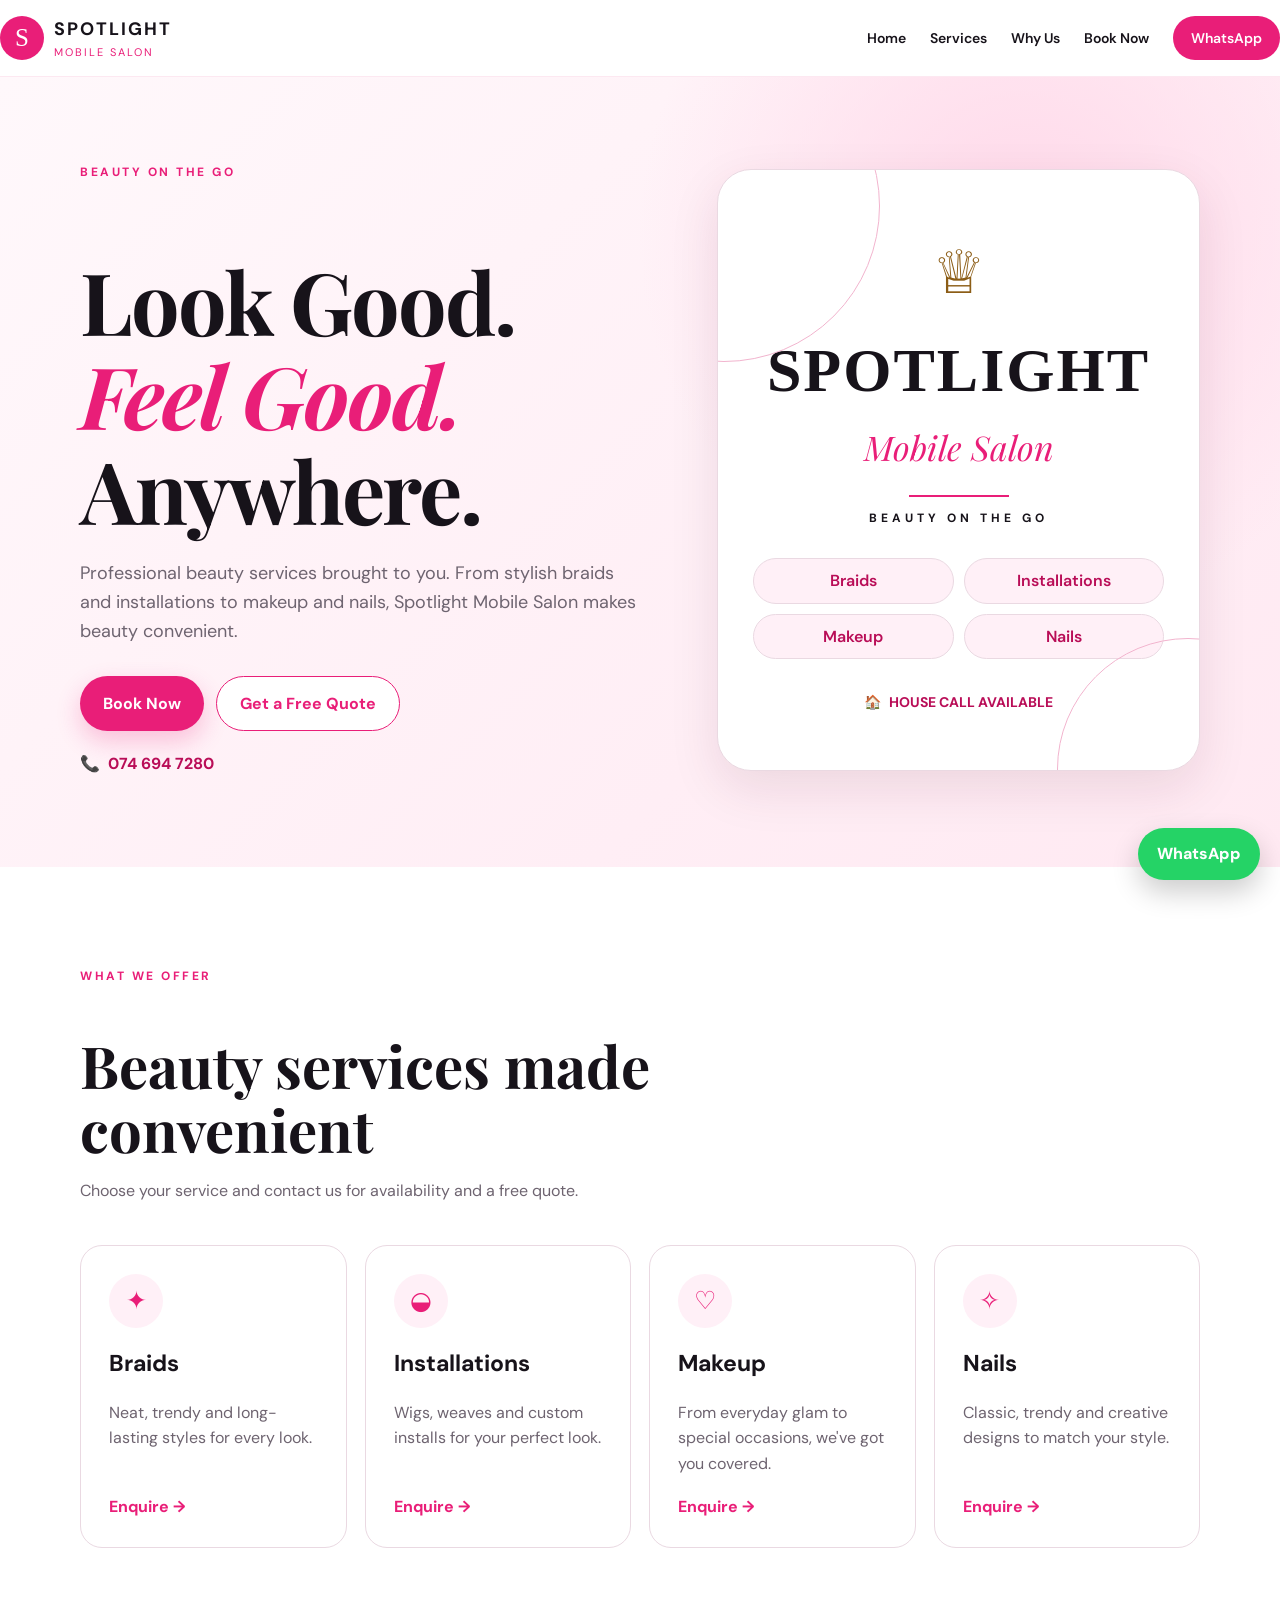
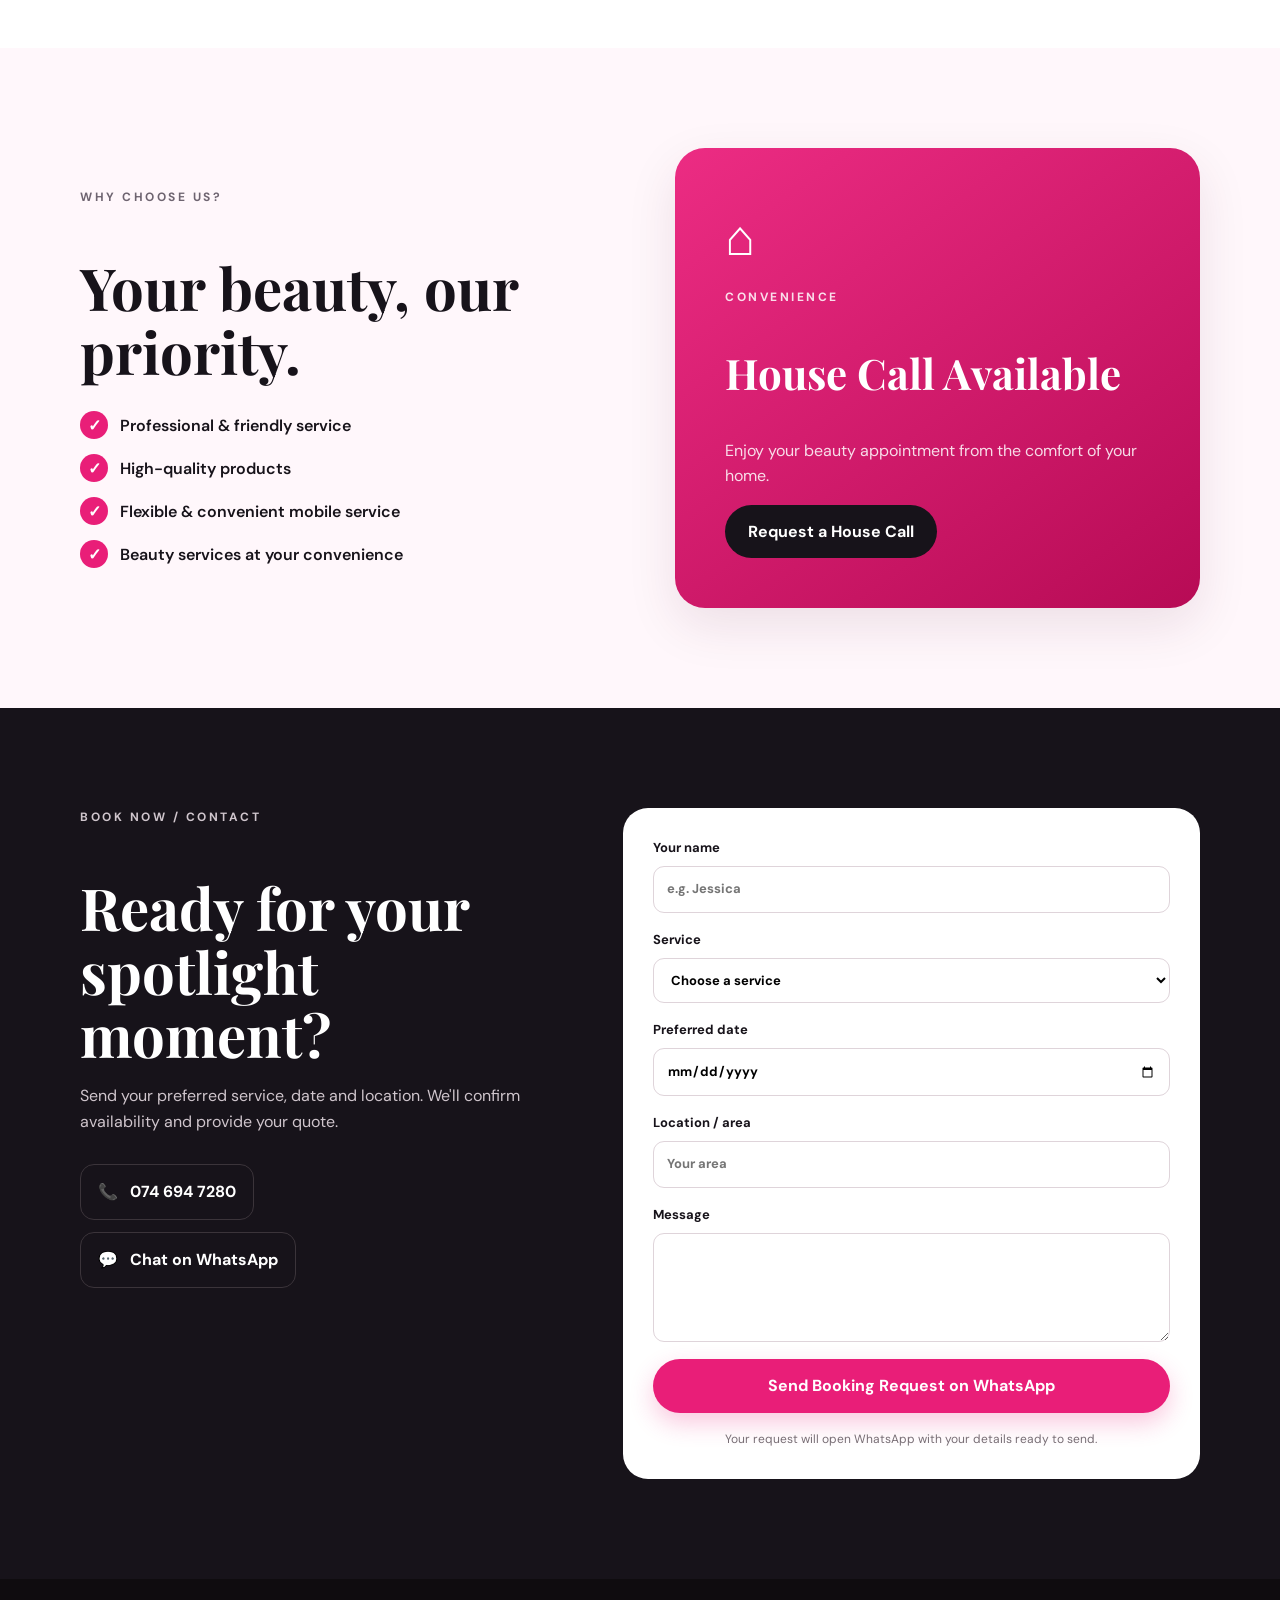
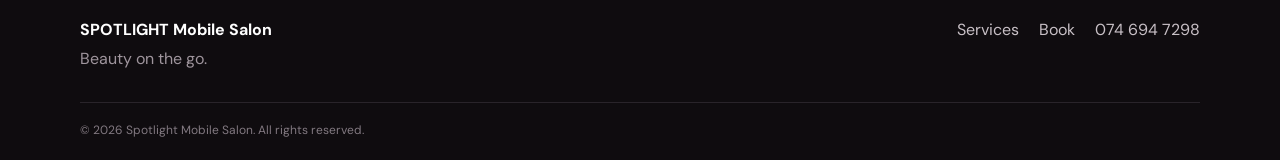
<file: index.html>
<!DOCTYPE html>
<html lang="en">

<head>
    <meta charset="UTF-8">

    <meta name="viewport"
          content="width=device-width, initial-scale=1.0">

    <meta name="description"
          content="Spotlight Mobile Salon - Beauty on the Go. Braids, installations, makeup and nails. House calls available.">

    <title>Spotlight Mobile Salon | Beauty on the Go</title>

    <link rel="stylesheet" href="styles.css">
</head>

<body>

    <!-- ================= HEADER ================= -->

    <header class="site-header">

        <nav class="nav">

            <a href="#home" class="brand">

                <span class="brand-mark">S</span>

                <span>
                    <strong>SPOTLIGHT</strong>
                    <small>Mobile Salon</small>
                </span>

            </a>

            <button
                class="menu-toggle"
                id="menuToggle"
                aria-label="Open menu"
                aria-expanded="false">

                ☰

            </button>

            <div class="nav-links" id="navLinks">

                <a href="#home">Home</a>

                <a href="#services">Services</a>

                <a href="#why-us">Why Us</a>

                <a href="#booking">Book Now</a>

                <a
                    class="nav-cta"
                    href="https://wa.me/27746947280"
                    target="_blank">

                    WhatsApp

                </a>

            </div>

        </nav>

    </header>


    <!-- ================= MAIN ================= -->

    <main id="home">


        <!-- ================= HERO ================= -->

        <section class="hero">

            <div class="container hero-grid">

                <div class="hero-copy">

                    <p class="eyebrow">
                        BEAUTY ON THE GO
                    </p>

                    <h1>
                        Look Good.
                        <br>

                        <span>Feel Good.</span>

                        <br>

                        Anywhere.
                    </h1>

                    <p class="hero-text">

                        Professional beauty services brought
                        to you. From stylish braids and
                        installations to makeup and nails,
                        Spotlight Mobile Salon makes beauty
                        convenient.

                    </p>


                    <div class="hero-actions">

                        <a
                            class="btn btn-primary"
                            href="#booking">

                            Book Now

                        </a>


                        <a
                            class="btn btn-outline"
                            href="https://wa.me/27746947280?text=Hi%20Spotlight%20Mobile%20Salon%2C%20I%27d%20like%20a%20free%20quote."
                            target="_blank">

                            Get a Free Quote

                        </a>

                    </div>


                    <div class="hero-contact">

                        📞

                        <a href="tel:+27746947280">

                            074 694 7280

                        </a>

                    </div>

                </div>


                <!-- HERO CARD -->

                <div class="hero-card">

                    <div class="crown">
                        ♕
                    </div>

                    <div class="hero-logo">
                        SPOTLIGHT
                    </div>

                    <div class="hero-subtitle">
                        Mobile Salon
                    </div>

                    <div class="hero-divider"></div>

                    <p>
                        BEAUTY ON THE GO
                    </p>


                    <div class="service-pills">

                        <span>Braids</span>

                        <span>Installations</span>

                        <span>Makeup</span>

                        <span>Nails</span>

                    </div>


                    <div class="house-call">

                        🏠

                        <strong>
                            HOUSE CALL AVAILABLE
                        </strong>

                    </div>

                </div>

            </div>

        </section>


        <!-- ================= SERVICES ================= -->

        <section
            class="section"
            id="services">

            <div class="container">

                <div class="section-heading">

                    <p class="eyebrow">
                        WHAT WE OFFER
                    </p>

                    <h2>
                        Beauty services made convenient
                    </h2>

                    <p>
                        Choose your service and contact us
                        for availability and a free quote.
                    </p>

                </div>


                <div class="service-grid">


                    <!-- BRAIDS -->

                    <article class="service-card">

                        <div class="service-icon">
                            ✦
                        </div>

                        <h3>
                            Braids
                        </h3>

                        <p>
                            Neat, trendy and long-lasting
                            styles for every look.
                        </p>

                        <a
                            href="#booking"
                            data-service="Braids">

                            Enquire →

                        </a>

                    </article>


                    <!-- INSTALLATIONS -->

                    <article class="service-card">

                        <div class="service-icon">
                            ◒
                        </div>

                        <h3>
                            Installations
                        </h3>

                        <p>
                            Wigs, weaves and custom installs
                            for your perfect look.
                        </p>

                        <a
                            href="#booking"
                            data-service="Installations">

                            Enquire →

                        </a>

                    </article>


                    <!-- MAKEUP -->

                    <article class="service-card">

                        <div class="service-icon">
                            ♡
                        </div>

                        <h3>
                            Makeup
                        </h3>

                        <p>
                            From everyday glam to special
                            occasions, we've got you covered.
                        </p>

                        <a
                            href="#booking"
                            data-service="Makeup">

                            Enquire →

                        </a>

                    </article>


                    <!-- NAILS -->

                    <article class="service-card">

                        <div class="service-icon">
                            ✧
                        </div>

                        <h3>
                            Nails
                        </h3>

                        <p>
                            Classic, trendy and creative
                            designs to match your style.
                        </p>

                        <a
                            href="#booking"
                            data-service="Nails">

                            Enquire →

                        </a>

                    </article>

                </div>

            </div>

        </section>


        <!-- ================= WHY US ================= -->

        <section
            class="section soft-section"
            id="why-us">

            <div class="container why-grid">


                <div>

                    <p class="eyebrow">
                        WHY CHOOSE US?
                    </p>

                    <h2>
                        Your beauty,
                        our priority.
                    </h2>


                    <ul class="check-list">

                        <li>
                            Professional & friendly service
                        </li>

                        <li>
                            High-quality products
                        </li>

                        <li>
                            Flexible & convenient mobile service
                        </li>

                        <li>
                            Beauty services at your convenience
                        </li>

                    </ul>

                </div>


                <div class="house-call-card">

                    <span class="house-icon">
                        ⌂
                    </span>

                    <p class="eyebrow">
                        CONVENIENCE
                    </p>

                    <h3>
                        House Call Available
                    </h3>

                    <p>
                        Enjoy your beauty appointment
                        from the comfort of your home.
                    </p>

                    <a
                        class="btn btn-dark"
                        href="https://wa.me/27746947280?text=Hi%20Spotlight%20Mobile%20Salon%2C%20I%27d%20like%20to%20book%20a%20house%20call."
                        target="_blank">

                        Request a House Call

                    </a>

                </div>

            </div>

        </section>


        <!-- ================= BOOKING ================= -->

        <section
            class="section booking-section"
            id="booking">

            <div class="container booking-grid">


                <div>

                    <p class="eyebrow">
                        BOOK NOW / CONTACT
                    </p>

                    <h2>
                        Ready for your
                        spotlight moment?
                    </h2>

                    <p>

                        Send your preferred service,
                        date and location. We'll confirm
                        availability and provide your quote.

                    </p>


                    <div class="contact-list">

                        <a href="tel:+27746947280">

                            📞

                            <strong>
                                074 694 7280
                            </strong>

                        </a>


                        <a
                            href="https://wa.me/27746947280"
                            target="_blank">

                            💬

                            <strong>
                                Chat on WhatsApp
                            </strong>

                        </a>

                    </div>

                </div>


                <!-- BOOKING FORM -->

                <form
                    class="booking-form"
                    id="bookingForm">


                    <label>

                        Your name

                        <input
                            type="text"
                            id="name"
                            required
                            placeholder="e.g. Jessica">

                    </label>


                    <label>

                        Service

                        <select
                            id="service"
                            required>

                            <option value="">
                                Choose a service
                            </option>

                            <option>
                                Braids
                            </option>

                            <option>
                                Installations
                            </option>

                            <option>
                                Makeup
                            </option>

                            <option>
                                Nails
                            </option>

                            <option>
                                Multiple services
                            </option>

                        </select>

                    </label>


                    <label>

                        Preferred date

                        <input
                            type="date"
                            id="date">

                    </label>


                    <label>

                        Location / area

                        <input
                            type="text"
                            id="location"
                            placeholder="Your area">

                    </label>


                    <label>

                        Message

                        <textarea
                            id="message"
                            rows="4"
                            placeholder="Tell us anything important about your appointment...">
                        </textarea>

                    </label>


                    <button
                        class="btn btn-primary full"
                        type="submit">

                        Send Booking Request on WhatsApp

                    </button>


                    <p class="form-note">

                        Your request will open WhatsApp
                        with your details ready to send.

                    </p>

                </form>

            </div>

        </section>

    </main>


    <!-- ================= FOOTER ================= -->

    <footer class="footer">

        <div class="container footer-inner">

            <div>

                <strong>
                    SPOTLIGHT Mobile Salon
                </strong>

                <p>
                    Beauty on the go.
                </p>

            </div>


            <div class="footer-links">

                <a href="#services">
                    Services
                </a>

                <a href="#booking">
                    Book
                </a>

                <a href="tel:+27746947280">
                    074 694 7298
                </a>

            </div>

        </div>


        <div class="container copyright">

            ©

            <span id="year"></span>

            Spotlight Mobile Salon.

            All rights reserved.

        </div>

    </footer>


    <!-- WHATSAPP FLOATING BUTTON -->

    <a
        class="floating-wa"
        href="https://wa.me/27746947280"
        target="_blank">

        WhatsApp

    </a>


    <script src="script.js"></script>

</body>

</html>
</file>
<file: styles.css>
@import url(
    'https://fonts.googleapis.com/css2?family=DM+Sans:wght@400;500;600;700&family=Playfair+Display:wght@600;700&display=swap'
);


/* =========================
   VARIABLES
========================= */

:root {

    --pink: #e91e78;

    --pink-dark: #b90d57;

    --pink-light: #fff0f7;

    --ink: #17131a;

    --muted: #6e6470;

    --white: #ffffff;

    --border: #ead9e2;

    --shadow:
        0 18px 50px rgba(74, 19, 48, .10);

    --radius: 22px;
}


/* =========================
   GENERAL
========================= */

* {

    box-sizing: border-box;

}


html {

    scroll-behavior: smooth;

}


body {

    margin: 0;

    font-family:
        "DM Sans",
        Arial,
        sans-serif;

    color: var(--ink);

    background: white;

    line-height: 1.6;

}


a {

    color: inherit;

    text-decoration: none;

}


.container {

    width:
        min(
            1120px,
            calc(100% - 40px)
        );

    margin-inline: auto;

}


h1,
h2,
h3 {

    line-height: 1.1;

}


/* =========================
   HEADER
========================= */

.site-header {

    position: sticky;

    top: 0;

    z-index: 50;

    background:
        rgba(255,255,255,.94);

    backdrop-filter: blur(12px);

    border-bottom:
        1px solid
        rgba(233,30,120,.10);

}


.nav {

    min-height: 76px;

    display: flex;

    align-items: center;

    justify-content: space-between;

    gap: 30px;

}


.brand {

    display: flex;

    align-items: center;

    gap: 10px;

}


.brand-mark {

    width: 44px;

    height: 44px;

    border-radius: 50%;

    display: grid;

    place-items: center;

    background:
        var(--pink);

    color: white;

    font-family: Georgia, serif;

    font-size: 25px;

}


.brand strong {

    display: block;

    letter-spacing: 2px;

    font-size: 18px;

}


.brand small {

    display: block;

    color: var(--pink);

    font-size: 11px;

    letter-spacing: 2px;

    text-transform: uppercase;

}


.nav-links {

    display: flex;

    align-items: center;

    gap: 24px;

    font-size: 14px;

    font-weight: 600;

}


.nav-links a:hover {

    color: var(--pink);

}


.nav-cta {

    background: var(--pink);

    color: white !important;

    padding: 11px 18px;

    border-radius: 999px;

}


.menu-toggle {

    display: none;

    border: 0;

    background: transparent;

    font-size: 27px;

    cursor: pointer;

}


/* =========================
   HERO
========================= */

.hero {

    background:
        radial-gradient(
            circle at 80% 20%,
            #ffd8e9 0,
            transparent 32%
        ),
        linear-gradient(
            135deg,
            #fff8fb 0%,
            #ffe9f2 100%
        );

    padding: 86px 0 90px;

}


.hero-grid {

    display: grid;

    grid-template-columns:
        1.08fr .92fr;

    gap: 70px;

    align-items: center;

}


.eyebrow {

    color: var(--pink);

    font-weight: 700;

    letter-spacing: 2.5px;

    font-size: 12px;

    margin: 0 0 10px;

}


h1 {

    font-family:
        "Playfair Display",
        Georgia,
        serif;

    font-size:
        clamp(
            52px,
            7vw,
            86px
        );

    margin-bottom: 22px;

    letter-spacing: -2px;

}


h1 span {

    color: var(--pink);

    font-style: italic;

}


.hero-text {

    max-width: 590px;

    color: var(--muted);

    font-size: 18px;

}


.hero-actions {

    display: flex;

    gap: 12px;

    flex-wrap: wrap;

    margin: 30px 0 20px;

}


.btn {

    display: inline-flex;

    justify-content: center;

    align-items: center;

    border: 0;

    cursor: pointer;

    border-radius: 999px;

    padding: 14px 23px;

    font: inherit;

    font-weight: 700;

}


.btn-primary {

    background:
        var(--pink);

    color: white;

    box-shadow:
        0 10px 25px
        rgba(233,30,120,.24);

}


.btn-primary:hover {

    background:
        var(--pink-dark);

}


.btn-outline {

    border:
        1px solid var(--pink);

    color: var(--pink);

    background: white;

}


.hero-contact {

    display: flex;

    gap: 8px;

    align-items: center;

    font-weight: 700;

}


.hero-contact a {

    color: var(--pink-dark);

}


/* =========================
   HERO CARD
========================= */

.hero-card {

    min-height: 470px;

    border-radius: 34px;

    background: white;

    border:
        1px solid var(--border);

    box-shadow: var(--shadow);

    padding: 55px 35px;

    text-align: center;

    position: relative;

    overflow: hidden;

}


.hero-card::before,
.hero-card::after {

    content: "";

    position: absolute;

    border-radius: 50%;

    border:
        1px solid #f2b4ce;

}


.hero-card::before {

    width: 310px;

    height: 310px;

    left: -150px;

    top: -120px;

}


.hero-card::after {

    width: 260px;

    height: 260px;

    right: -120px;

    bottom: -130px;

}


.crown {

    font-size: 60px;

    color: #8c5d16;

}


.hero-logo {

    font-family:
        Georgia,
        serif;

    font-weight: 700;

    font-size:
        clamp(
            38px,
            5vw,
            62px
        );

    letter-spacing: 2px;

}


.hero-subtitle {

    font-family:
        "Playfair Display",
        Georgia,
        serif;

    font-style: italic;

    color: var(--pink);

    font-size: 34px;

}


.hero-divider {

    width: 100px;

    height: 2px;

    background: var(--pink);

    margin:
        20px auto 12px;

}


.hero-card > p {

    letter-spacing: 4px;

    font-size: 12px;

    font-weight: 700;

}


.service-pills {

    display: grid;

    grid-template-columns:
        1fr 1fr;

    gap: 10px;

    margin: 30px 0;

}


.service-pills span {

    border:
        1px solid var(--border);

    padding: 9px;

    border-radius: 999px;

    font-weight: 600;

    color: var(--pink-dark);

    background:
        var(--pink-light);

}


.house-call {

    display: inline-flex;

    gap: 8px;

    align-items: center;

    color: var(--pink-dark);

    font-size: 14px;

}


/* =========================
   SECTIONS
========================= */

.section {

    padding: 100px 0;

}


.soft-section {

    background:
        #fff7fb;

}


.section-heading {

    max-width: 720px;

    margin-bottom: 42px;

}


.section-heading h2,
.why-grid h2,
.booking-grid h2 {

    font-family:
        "Playfair Display",
        Georgia,
        serif;

    font-size:
        clamp(
            38px,
            5vw,
            58px
        );

    margin-bottom: 15px;

}


.section-heading p:not(.eyebrow),
.why-grid p,
.booking-grid > div > p {

    color: var(--muted);

}


/* =========================
   SERVICES
========================= */

.service-grid {

    display: grid;

    grid-template-columns:
        repeat(4, 1fr);

    gap: 18px;

}


.service-card {

    padding: 28px;

    border:
        1px solid var(--border);

    border-radius: var(--radius);

    background: white;

    transition:
        transform .2s ease,
        box-shadow .2s ease;

}


.service-card:hover {

    transform:
        translateY(-5px);

    box-shadow:
        var(--shadow);

}


.service-icon {

    width: 54px;

    height: 54px;

    display: grid;

    place-items: center;

    border-radius: 50%;

    background:
        var(--pink-light);

    color: var(--pink);

    font-size: 25px;

    margin-bottom: 20px;

}


.service-card h3 {

    font-size: 23px;

}


.service-card p {

    color: var(--muted);

    min-height: 78px;

}


.service-card a {

    color: var(--pink);

    font-weight: 700;

}


/* =========================
   WHY US
========================= */

.why-grid {

    display: grid;

    grid-template-columns:
        1fr 1fr;

    gap: 70px;

    align-items: center;

}


.check-list {

    list-style: none;

    padding: 0;

    margin: 28px 0 0;

    display: grid;

    gap: 15px;

}


.check-list li {

    display: flex;

    gap: 12px;

    align-items: center;

    font-weight: 600;

}


.check-list li::before {

    content: "✓";

    width: 28px;

    height: 28px;

    border-radius: 50%;

    display: grid;

    place-items: center;

    background:
        var(--pink);

    color: white;

    font-weight: 800;

}


.house-call-card {

    padding: 50px;

    border-radius: 30px;

    background:
        linear-gradient(
            145deg,
            #ec2c83,
            #b70b55
        );

    color: white;

    box-shadow:
        var(--shadow);

}


.house-call-card .eyebrow {

    color: white;

    opacity: .85;

}


.house-call-card p {

    color:
        rgba(255,255,255,.85);

}


.house-call-card h3 {

    font-family:
        "Playfair Display",
        Georgia,
        serif;

    font-size: 42px;

}


.house-icon {

    font-size: 50px;

    display: block;

    margin-bottom: 10px;

}


.btn-dark {

    background:
        var(--ink);

    color: white;

}


/* =========================
   BOOKING
========================= */

.booking-section {

    background:
        var(--ink);

    color: white;

}


.booking-grid {

    display: grid;

    grid-template-columns:
        .9fr 1.1fr;

    gap: 70px;

    align-items: start;

}


.booking-grid h2 {

    color: white;

}


.booking-grid > div > p {

    color:
        #cfc5cc;

}


.contact-list {

    display: grid;

    gap: 12px;

    margin-top: 30px;

}


.contact-list a {

    display: flex;

    align-items: center;

    gap: 12px;

    padding: 14px 17px;

    border:
        1px solid #3b343a;

    border-radius: 14px;

    width: fit-content;

}


.contact-list a:hover {

    border-color:
        var(--pink);

    color:
        #ffb5d2;

}


/* =========================
   FORM
========================= */

.booking-form {

    background: white;

    color: var(--ink);

    border-radius: 25px;

    padding: 30px;

    display: grid;

    gap: 17px;

}


.booking-form label {

    font-size: 13px;

    font-weight: 700;

}


.booking-form input,
.booking-form select,
.booking-form textarea {

    display: block;

    width: 100%;

    margin-top: 7px;

    border:
        1px solid #dfd4da;

    border-radius: 11px;

    padding: 12px 13px;

    font: inherit;

    background: white;

    outline: none;

}


.booking-form input:focus,
.booking-form select:focus,
.booking-form textarea:focus {

    border-color:
        var(--pink);

    box-shadow:
        0 0 0 3px
        rgba(233,30,120,.10);

}


.full {

    width: 100%;

}


.form-note {

    margin: 0;

    color:
        #776d74;

    font-size: 12px;

    text-align: center;

}


/* =========================
   FOOTER
========================= */

.footer {

    background:
        #0f0c0f;

    color: white;

    padding:
        38px 0 20px;

}


.footer-inner {

    display: flex;

    justify-content:
        space-between;

    gap: 30px;

}


.footer p {

    color:
        #9f959d;

    margin:
        4px 0 0;

}


.footer-links {

    display: flex;

    gap: 20px;

    flex-wrap: wrap;

    color:
        #c8c0c6;

}


.footer-links a:hover {

    color:
        #ff83b6;

}


.copyright {

    border-top:
        1px solid #29242a;

    margin-top: 30px;

    padding-top: 18px;

    color:
        #827981;

    font-size: 12px;

}


/* =========================
   WHATSAPP
========================= */

.floating-wa {

    position: fixed;

    right: 20px;

    bottom: 20px;

    z-index: 40;

    background:
        #25d366;

    color: white;

    padding:
        13px 19px;

    border-radius: 999px;

    font-weight: 800;

    box-shadow:
        0 12px 28px
        rgba(0,0,0,.2);

}


/* =========================
   TABLETS
========================= */

@media (max-width: 900px) {

    .hero-grid,
    .why-grid,
    .booking-grid {

        grid-template-columns: 1fr;

    }


    .hero-grid {

        gap: 40px;

    }


    .service-grid {

        grid-template-columns:
            1fr 1fr;

    }


    .nav-links {

        display: none;

        position: absolute;

        top: 76px;

        left: 0;

        right: 0;

        padding:
            18px 20px 25px;

        background: white;

        flex-direction: column;

        align-items: stretch;

        border-bottom:
            1px solid var(--border);

    }


    .nav-links.open {

        display: flex;

    }


    .nav-links a {

        padding: 8px 0;

    }


    .nav-cta {

        text-align: center;

    }


    .menu-toggle {

        display: block;

    }

}


/* =========================
   MOBILE
========================= */

@media (max-width: 600px) {

    .container {

        width:
            min(
                100% - 28px,
                1120px
            );

    }


    .hero {

        padding:
            55px 0 60px;

    }


    .section {

        padding:
            70px 0;

    }


    h1 {

        font-size: 51px;

    }


    .hero-card {

        min-height: 390px;

        padding:
            35px 20px;

    }


    .hero-logo {

        font-size: 37px;

    }


    .hero-subtitle {

        font-size: 28px;

    }


    .service-grid {

        grid-template-columns: 1fr;

    }


    .service-card p {

        min-height: auto;

    }


    .house-call-card {

        padding:
            35px 25px;

    }


    .booking-form {

        padding: 22px;

    }


    .footer-inner {

        flex-direction: column;

    }


    .floating-wa {

        right: 12px;

        bottom: 12px;

    }

}
</file>
